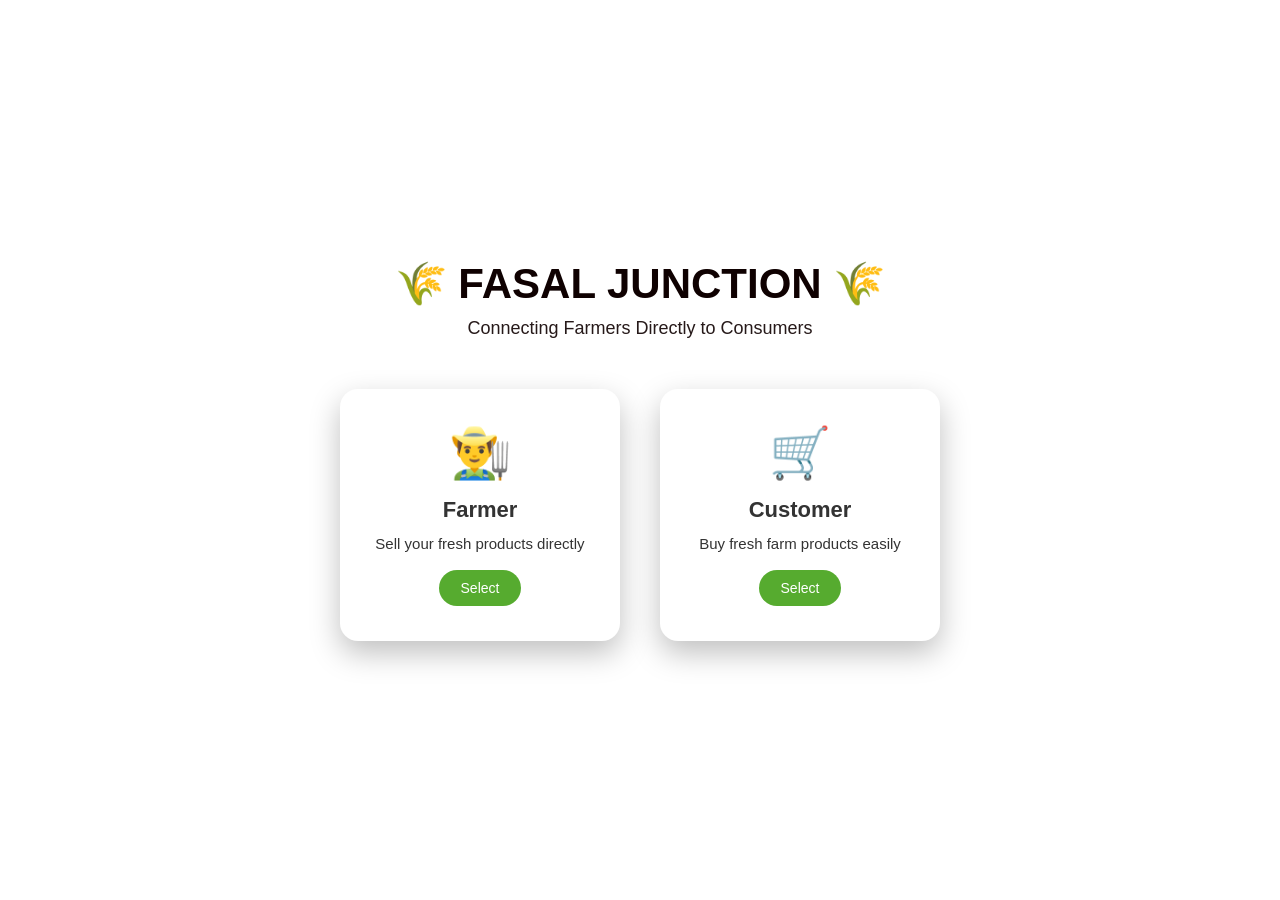
<file: Role select page/index.html>
<!DOCTYPE html>
<html>
<head>
  <title>Fasal Junction</title>
  <link rel="stylesheet" href="style.css">
</head>

<body>

<div class="main">

  <h1>🌾 FASAL JUNCTION 🌾 </h1>
  <p class="subtitle">Connecting Farmers Directly to Consumers</p>

  <div class="container">

    <div class="card" onclick="selectRole('farmer')">
      <div class="icon">👨‍🌾</div>
      <h3>Farmer</h3>
      <p>Sell your fresh products directly</p>
      <button>Select</button>
    </div>

    <div class="card" onclick="selectRole('customer')">
      <div class="icon">🛒</div>
      <h3>Customer</h3>
      <p>Buy fresh farm products easily</p>
      <button>Select</button>
    </div>

  </div>

</div>

<script>
function selectRole(role) {
  localStorage.setItem("role", role);
  window.location.href = "login.html";
}
</script>

</body>
</html>
</file>
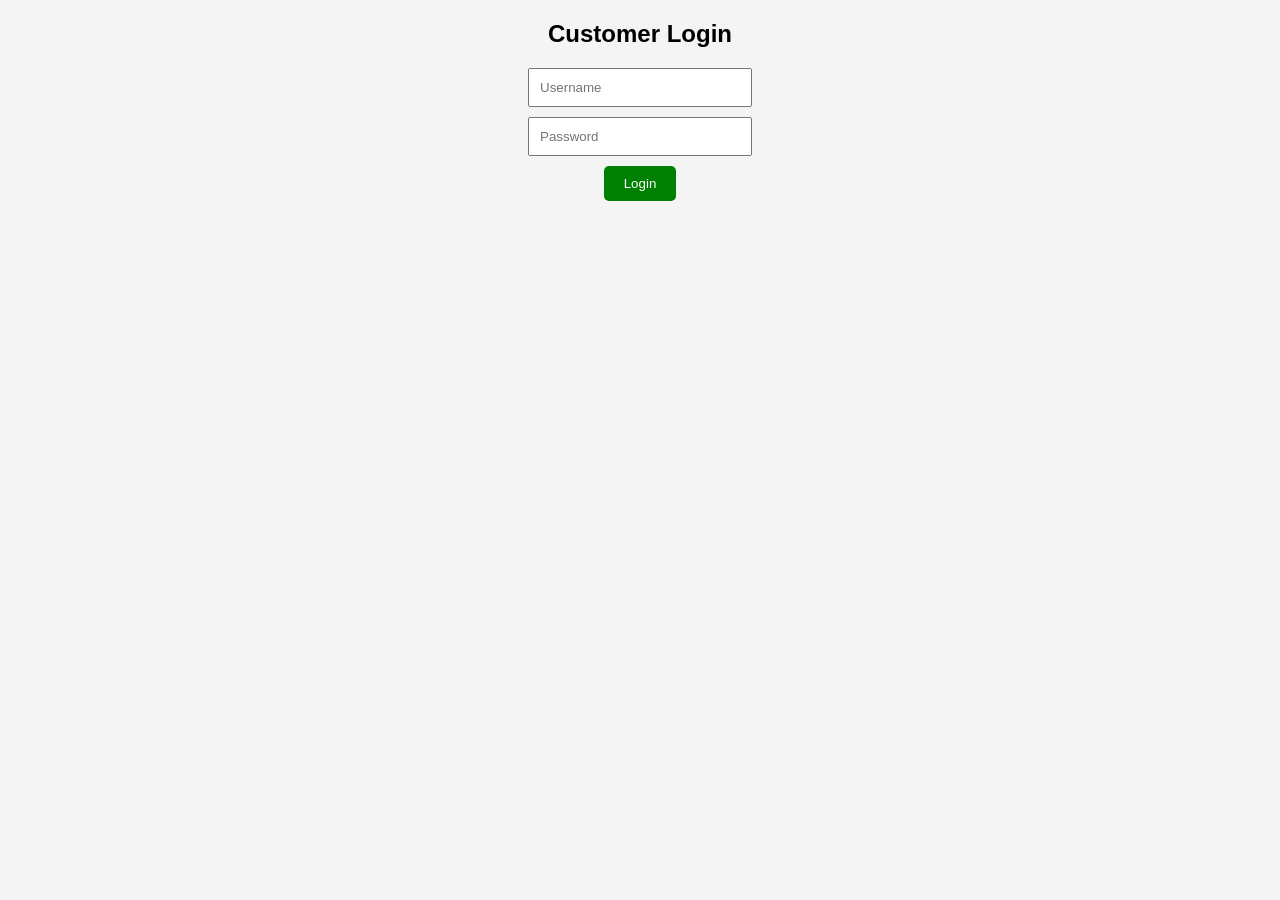
<file: loginpage.html>
<!DOCTYPE html>
<html>
<head>
  <title>Login</title>
  <style>
    body {
      font-family: Arial;
      text-align: center;
      background: #f4f4f4;
    }
    .Login-box {
      margin-top: 100px;
      background: white;
      padding: 30px;
      display: inline-block;
      border-radius: 10px;
      box-shadow: 0 0 10px #ccc;
    }

    input {
      display: block;
      margin: 10px auto;
      padding: 10px;
      width: 200px;
    }

    button {
      padding: 10px 20px;
      background: green;
      color: white;
      border: none;
      border-radius: 5px;
    }
  </style>
</head>

<body>

<div class="login-box">
  <h2 id="roleTitle"></h2>

  <input type="text" placeholder="Username">
  <input type="password" placeholder="Password">

  <button onclick="login()">Login</button>
</div>

<script>
let role = localStorage.getItem("role");

document.getElementById("roleTitle").innerText =
  role === "farmer" ? "Farmer Login" : "Customer Login";

function login() {
  alert("Login Successful as " + role);

  if(role === "farmer") {
    window.location.href = "Farmer/customer.html"; // farmer page
  } else {
    window.location.href = "Home Page/index.html"; // customer page
  }
}
</script>

</body>
</html>
</file>
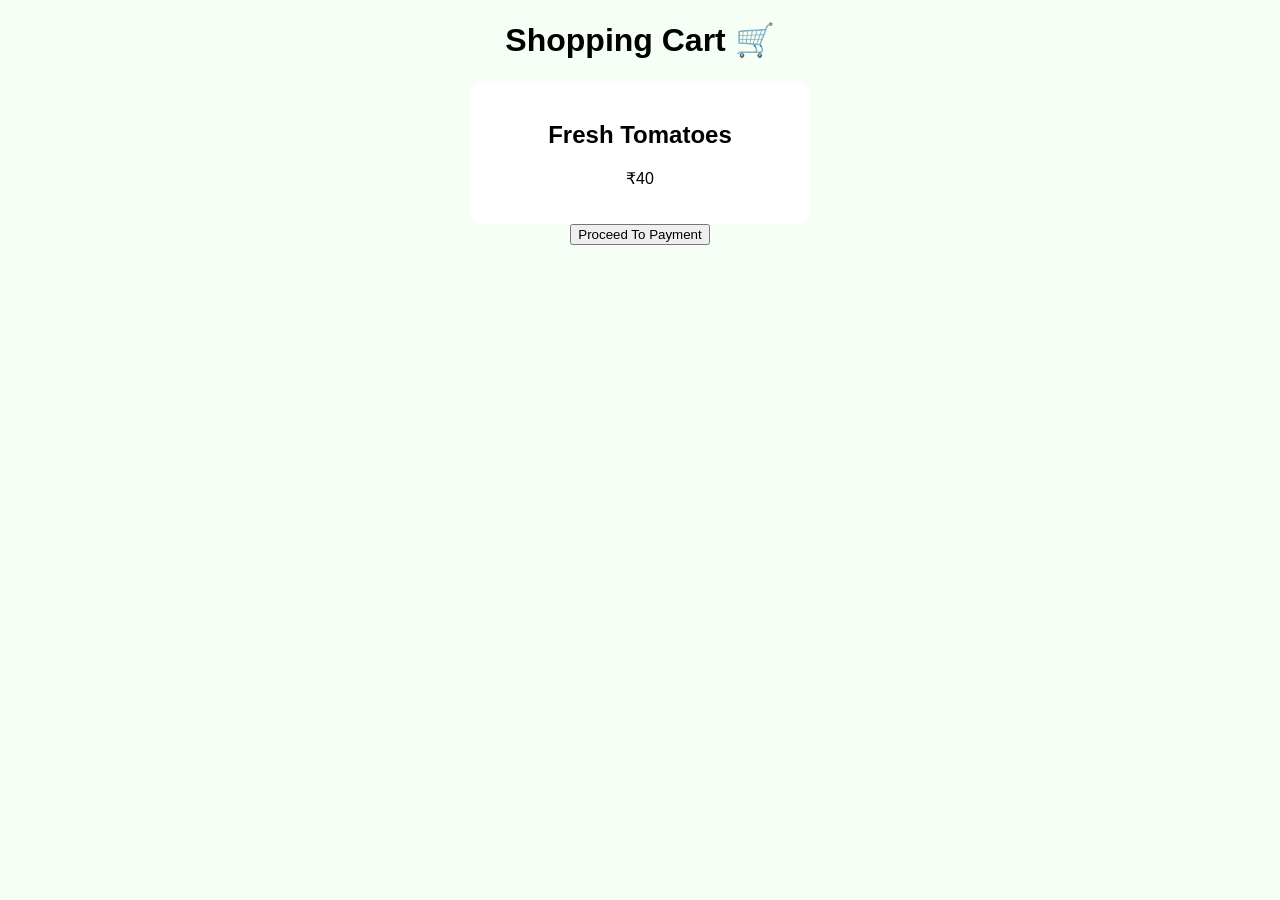
<file: Card page/cart.html>
<!DOCTYPE html>
<html>
<head>
  <title>Cart</title>

  <link rel="stylesheet" href="cart.css">
</head>
<body>

  <h1>Shopping Cart 🛒</h1>

  <div class="cart-item">
    <h2>Fresh Tomatoes</h2>

    <p>₹40</p>
  </div>

  <button onclick="checkout()">
    Proceed To Payment
  </button>

  <script src="cart.js"></script>

</body>
</html>
</file>
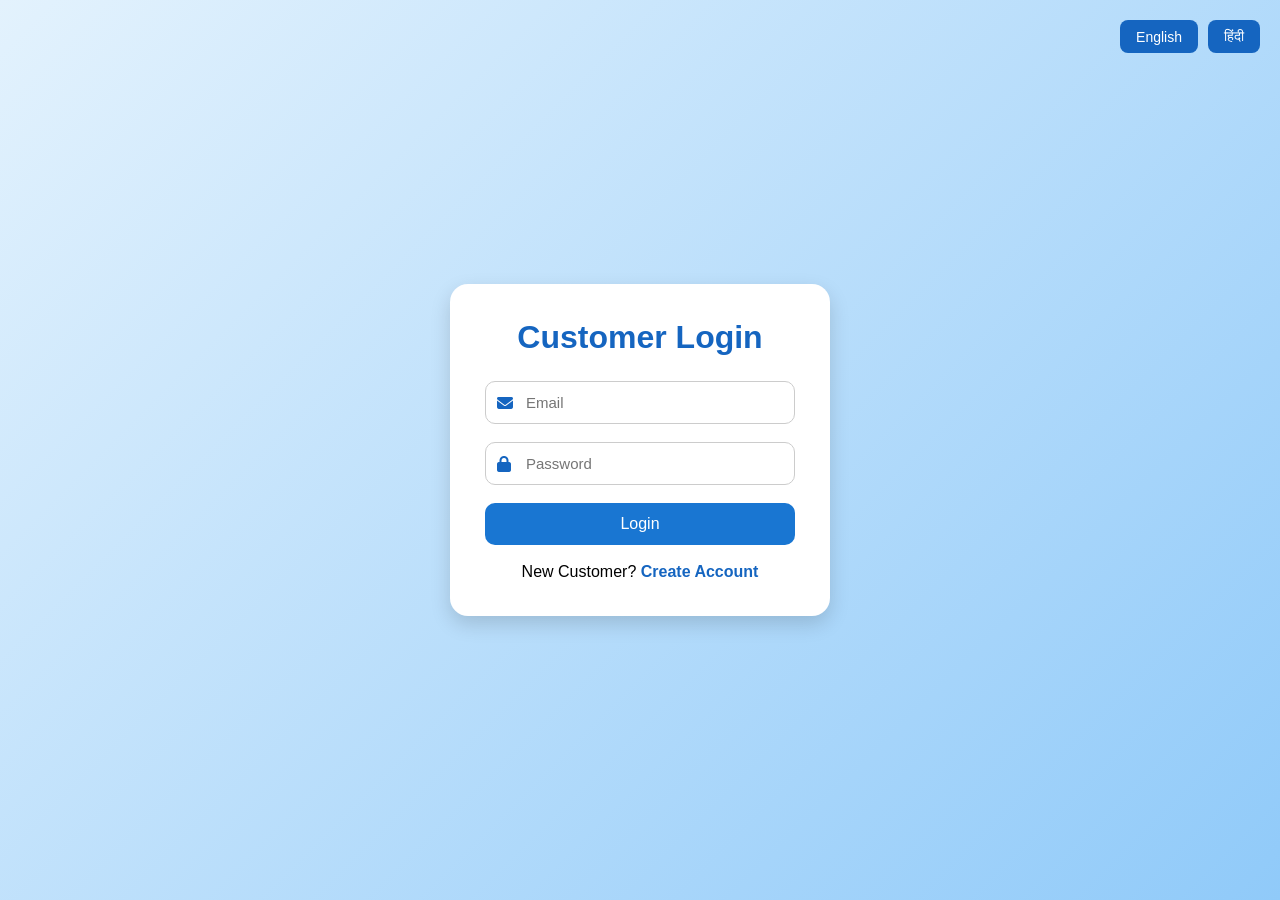
<file: customer login/customer-login.html>
<!DOCTYPE html>
<html lang="en">

<head>
  <meta charset="UTF-8">
  <meta name="viewport" content="width=device-width, initial-scale=1.0">

  <title>Customer Login</title>

  <!-- CSS -->
  <link rel="stylesheet" href="customer-login.css">

  <!-- Icons -->
  <link rel="stylesheet"
    href="https://cdnjs.cloudflare.com/ajax/libs/font-awesome/6.5.1/css/all.min.css">
</head>

<body>

  <!-- Language Toggle -->
  <div class="language-toggle">
    <button onclick="setLanguage('en')">English</button>
    <button onclick="setLanguage('hi')">हिंदी</button>
  </div>

  <div class="container">

    <!-- LOGIN -->
    <div class="box" id="loginBox">

      <h1 id="loginTitle">Customer Login</h1>

      <!-- Email -->
      <div class="input-box">
        <i class="fa-solid fa-envelope"></i>

        <input type="email"
               id="email"
               placeholder="Email">
      </div>

      <!-- Password -->
      <div class="input-box">
        <i class="fa-solid fa-lock"></i>

        <input type="password"
               id="password"
               placeholder="Password">
      </div>

      <button onclick="loginCustomer()"
              id="loginBtn">
        Login
      </button>

      <p id="newCustomerText">
        New Customer?

        <a href="#"
           onclick="showSignup()"
           id="createAccountText">
          Create Account
        </a>
      </p>

    </div>


    <!-- SIGNUP -->
    <div class="box hidden" id="signupBox">

      <h1 id="signupTitle">Customer Signup</h1>

      <!-- Name -->
      <div class="input-box">
        <i class="fa-solid fa-user"></i>

        <input type="text"
               id="name"
               placeholder="Full Name">
      </div>


      <!-- Email + Verify -->

      <div class="input-box">

        <i class="fa-solid fa-envelope"></i>

        <input type="email"
               id="signupEmail"
               placeholder="Email">

        <button class="small-btn"
                onclick="verifyEmail()">
          Verify
        </button>

      </div>


      <!-- Phone + OTP -->
      <div class="input-box">

        <i class="fa-solid fa-phone"></i>

        <input type="tel"
               id="phone"
               placeholder="Mobile Number">

        <button class="small-btn"
                onclick="generateOTP()">
          OTP
        </button>

      </div>


      <!-- OTP Box -->
      <div class="otp-container">

        <input type="text"
               maxlength="6"
               id="otp"
               placeholder="Enter OTP">

      </div>


      <!-- Address -->
      <div class="input-box">
        <i class="fa-solid fa-location-dot"></i>

        <input type="text"
               id="address"
               placeholder="Address">
      </div>


      <!-- Password -->
      <div class="input-box">
        <i class="fa-solid fa-lock"></i>

        <input type="password"
               id="signupPassword"
               placeholder="Create Password">
      </div>


      <!-- Re-enter Password -->
      <div class="input-box">
        <i class="fa-solid fa-lock"></i>

        <input type="password"
               id="reEnterPassword"
               placeholder="Re-Enter Password">
      </div>


      <button onclick="signupCustomer()"
              id="signupBtn">
        Signup
      </button>

      <p id="alreadyAccountText">
        Already have an account?

        <a href="#"
           onclick="hideSignup()">
          Login
        </a>
      </p>

    </div>

  </div>

  <script src="customer-login.js"></script>

</body>

</html>
</file>
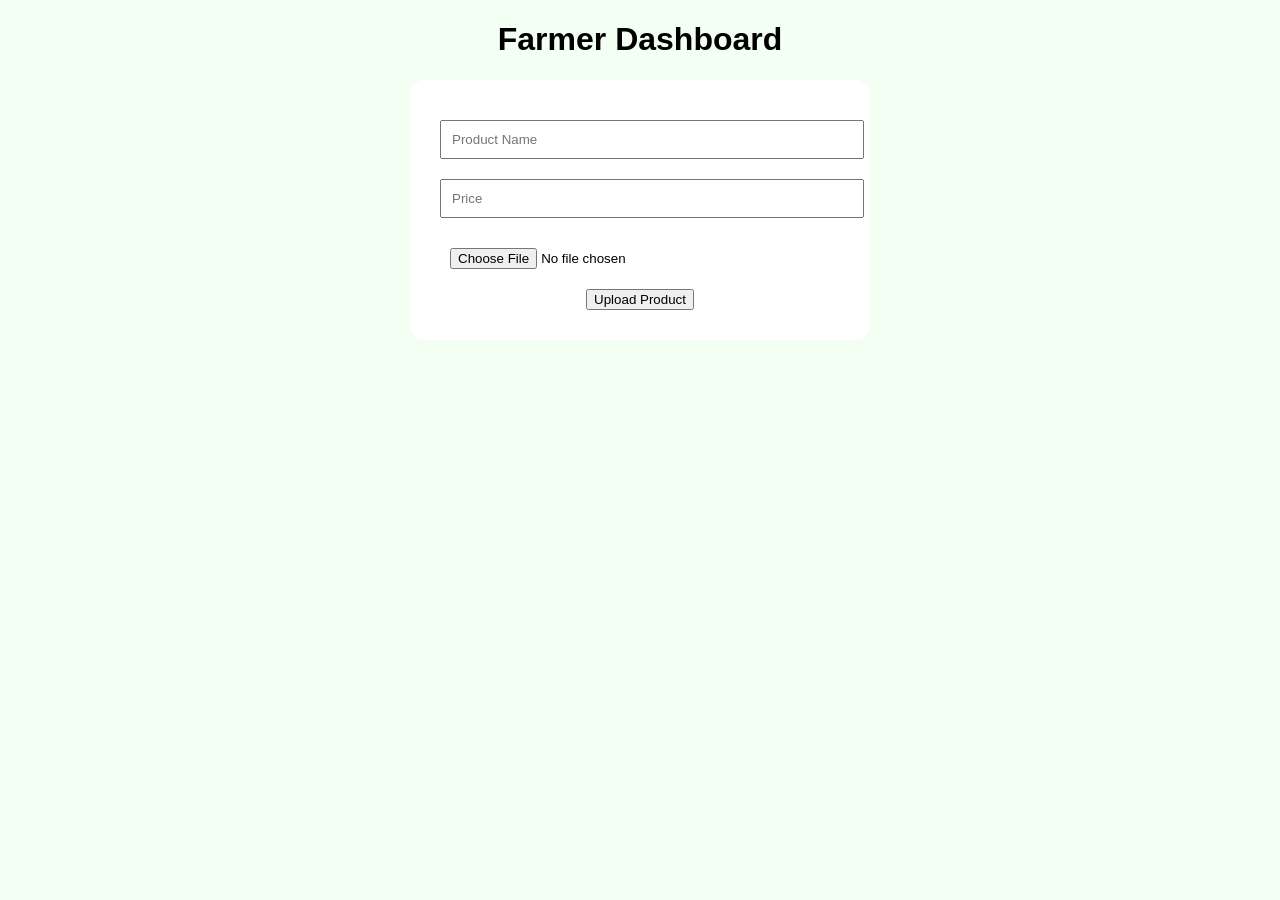
<file: Dashboard/dashboard.html>
<!DOCTYPE html>
<html>
<head>
  <title>Dashboard</title>

  <link rel="stylesheet" href="dashboard.css">
</head>
<body>

  <h1>Farmer Dashboard</h1>

  <div class="form">
    <input type="text" placeholder="Product Name">

    <input type="text" placeholder="Price">

    <input type="file">

    <button onclick="uploadProduct()">
      Upload Product
    </button>
  </div>

  <script src="dashboard.js"></script>

</body>
</html>
</file>
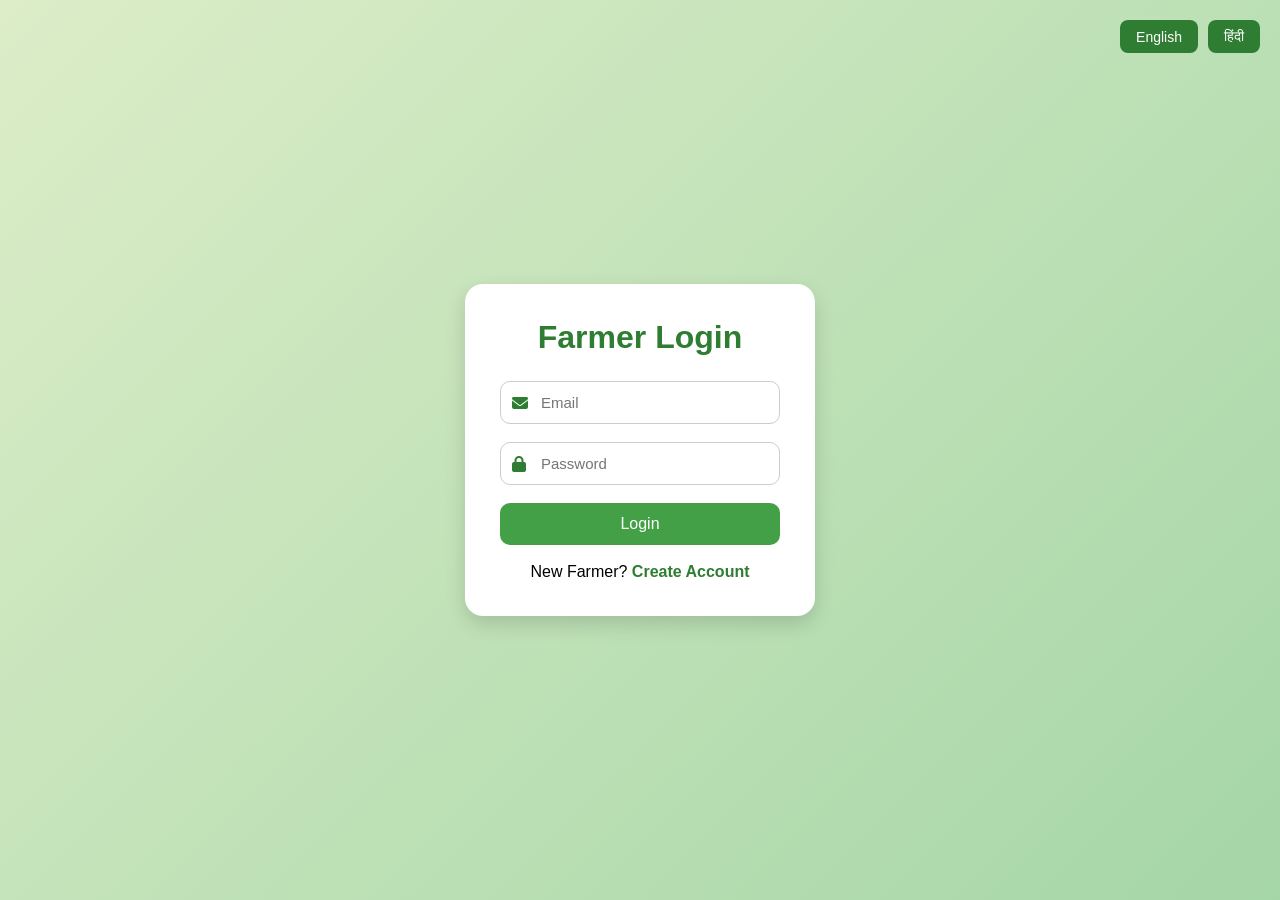
<file: farmer login/farmer-login.html>
<!DOCTYPE html>
<html lang="en">

<head>
  <meta charset="UTF-8">
  <meta name="viewport" content="width=device-width, initial-scale=1.0">

  <title>Farmer Login</title>

  <!-- CSS -->
  <link rel="stylesheet" href="farmer-login.css">

  <!-- Icons -->
  <link rel="stylesheet"
    href="https://cdnjs.cloudflare.com/ajax/libs/font-awesome/6.5.1/css/all.min.css">
</head>

<body>

  <!-- Language Toggle -->
  <div class="language-toggle">
    <button onclick="setLanguage('en')">English</button>
    <button onclick="setLanguage('hi')">हिंदी</button>
  </div>

  <div class="container">

    <!-- LOGIN -->
    <div class="box" id="loginBox">

      <h1 id="loginTitle">Farmer Login</h1>

      <!-- Email -->
      <div class="input-box">
        <i class="fa-solid fa-envelope"></i>

        <input type="email"
               id="email"
               placeholder="Email">
      </div>

      <!-- Password -->
      <div class="input-box">
        <i class="fa-solid fa-lock"></i>

        <input type="password"
               id="password"
               placeholder="Password">
      </div>

      <button onclick="loginFarmer()"
              id="loginBtn">
        Login
      </button>

      <p id="newFarmerText">
        New Farmer?

        <a href="#"
           onclick="showSignup()"
           id="createAccountText">
          Create Account
        </a>
      </p>

    </div>


    <!-- SIGNUP -->
    <div class="box hidden" id="signupBox">

      <h1 id="signupTitle">Farmer Signup</h1>

      <!-- Name -->
      <div class="input-box">
        <i class="fa-solid fa-user"></i>

        <input type="text"
               id="name"
               placeholder="Full Name">
      </div>


      <!-- Email + Verify -->
      <div class="input-box">

        <i class="fa-solid fa-envelope"></i>

        <input type="email"
               id="signupEmail"
               placeholder="Email">

        <button class="small-btn"
                onclick="verifyEmail()">
          Verify
        </button>

      </div>


      <!-- Phone + OTP -->
      <div class="input-box">

        <i class="fa-solid fa-phone"></i>

        <input type="tel"
               id="phone"
               placeholder="Mobile Number">

        <button class="small-btn"
                onclick="generateOTP()">
          OTP
        </button>

      </div>


      <!-- Small OTP Box -->
      <div class="otp-container">

        <input type="text"
               maxlength="6"
               id="otp"
               placeholder="Enter OTP">

      </div>


      <!-- Password -->
      <div class="input-box">
        <i class="fa-solid fa-lock"></i>

        <input type="password"
               id="signupPassword"
               placeholder="Create Password">
      </div>


      <!-- Re-enter Password -->
      <div class="input-box">
        <i class="fa-solid fa-lock"></i>

        <input type="password"
               id="reEnterPassword"
               placeholder="Re-Enter Password">
      </div>


      <button onclick="signupFarmer()"
              id="signupBtn">
        Signup
      </button>

      <p id="alreadyAccountText">
        Already have an account?

        <a href="#"
           onclick="hideSignup()">
          Login
        </a>
      </p>

    </div>

  </div>

  <script src="farmer-login.js"></script>

</body>

</html>
</file>
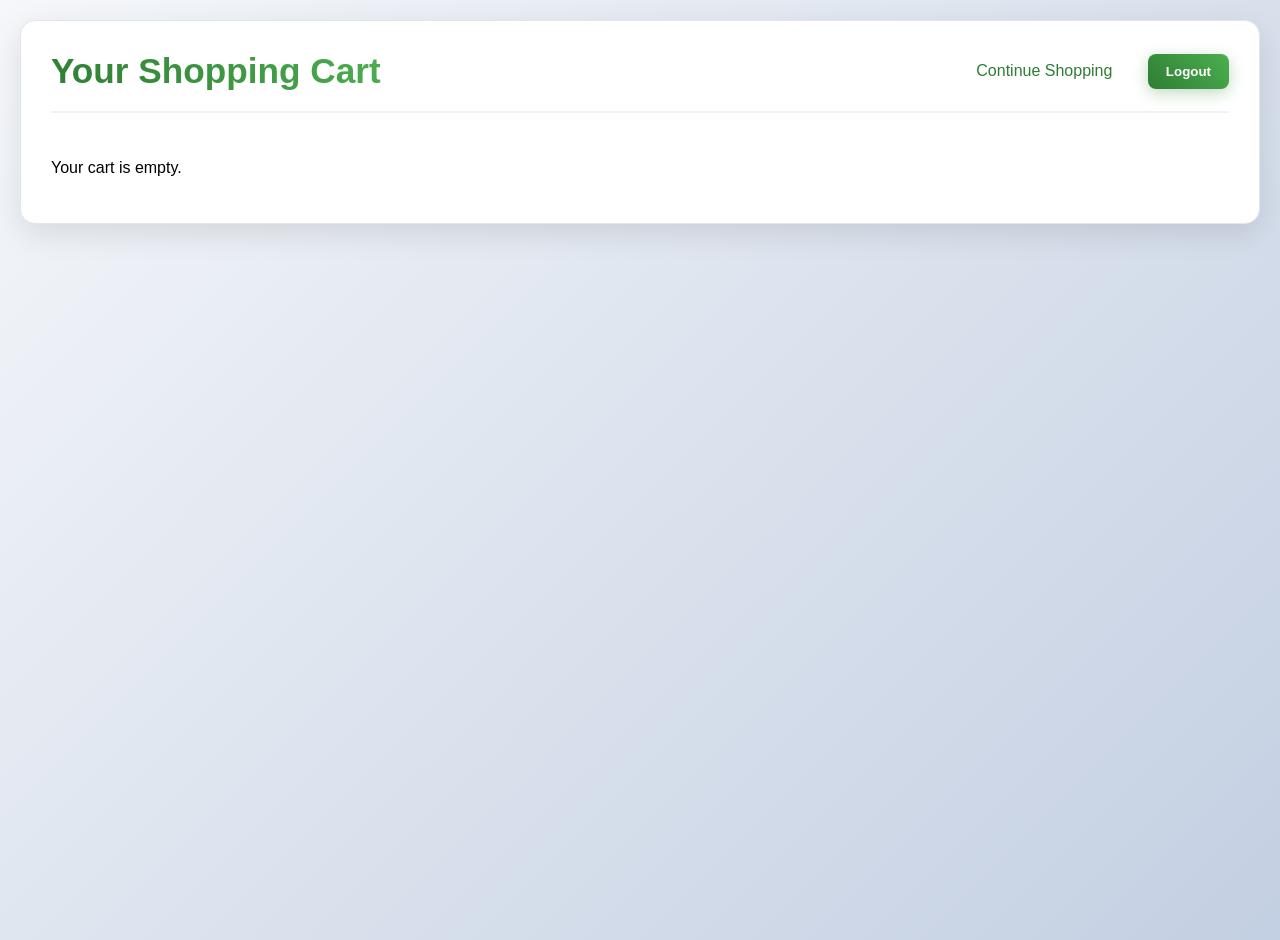
<file: HOME/CUSTOMER/cart.html>
<!DOCTYPE html>
<html lang="en">
<head>
  <meta charset="UTF-8">
  <meta name="viewport" content="width=device-width, initial-scale=1.0">
  <title>Shopping Cart</title>
  <link rel="stylesheet" href="customer-dashboard.css">
</head>
<body>
  <div class="dash-container">
    <header>
      <h1>Your Shopping Cart</h1>
      <div class="actions">
        <a href="customer-dashboard.html">Continue Shopping</a>
        <button id="logoutBtn">Logout</button>
      </div>
    </header>

    <main>
      <section class="cart">
        <div id="cartItems"></div>
        <div id="cartSummary" class="cart-summary">
          <h3>Order Summary</h3>
          <p>Total Items: <span id="totalItems">0</span></p>
          <p>Total Amount: ₹<span id="totalAmount">0</span></p>
          <button id="checkoutBtn" class="checkout-btn">Proceed to Payment</button>
        </div>
      </section>

      <section id="paymentSection" class="payment hidden">
        <h3>Payment Details</h3>
        <p>Please pay the total amount using UPI to the following ID:</p>
        <div class="upi-details">
          <p><strong>UPI ID:</strong> farmerconnect@upi</p>
          <p><strong>Amount:</strong> ₹<span id="paymentAmount">0</span></p>
          <p>After payment, contact the farmers directly for delivery arrangements.</p>
        </div>
        <div class="farmer-contacts">
          <h4>Contact Farmers:</h4>
          <div id="farmerList"></div>
        </div>
        <button id="confirmOrderBtn">Confirm Order</button>
      </section>
    </main>
  </div>

<script>
  function getCart() {
    return JSON.parse(localStorage.getItem('cart') || '[]');
  }

  function saveCart(cart) {
    localStorage.setItem('cart', JSON.stringify(cart));
    renderCart();
  }

  function renderCart() {
    const cart = getCart();
    const cartItems = document.getElementById('cartItems');
    cartItems.innerHTML = '';

    if (cart.length === 0) {
      cartItems.innerHTML = '<p>Your cart is empty.</p>';
      document.getElementById('cartSummary').style.display = 'none';
      return;
    }

    document.getElementById('cartSummary').style.display = 'block';

    let totalItems = 0;
    let totalAmount = 0;

    cart.forEach((item, index) => {
      totalItems += item.quantity;
      totalAmount += item.price * item.quantity;

      const itemDiv = document.createElement('div');
      itemDiv.className = 'cart-item';
      itemDiv.innerHTML = `
        <img src="${item.image || 'https://via.placeholder.com/100x75?text=No+Image'}" alt="${item.name}">
        <div class="item-details">
          <h4>${item.name}</h4>
          <p>Farmer: ${item.farmer}</p>
          <p>Price: ₹${item.price} / kg</p>
          <div class="quantity-controls">
            <button class="qty-btn" data-index="${index}" data-action="decrease">-</button>
            <span>${item.quantity}</span>
            <button class="qty-btn" data-index="${index}" data-action="increase">+</button>
          </div>
        </div>
        <div class="item-total">₹${item.price * item.quantity}</div>
        <button class="remove-btn" data-index="${index}">Remove</button>
      `;
      cartItems.appendChild(itemDiv);
    });

    document.getElementById('totalItems').innerText = totalItems;
    document.getElementById('totalAmount').innerText = totalAmount;

    // Add event listeners
    document.querySelectorAll('.qty-btn').forEach(btn => {
      btn.addEventListener('click', (e) => {
        const index = parseInt(e.target.dataset.index);
        const action = e.target.dataset.action;
        updateQuantity(index, action);
      });
    });

    document.querySelectorAll('.remove-btn').forEach(btn => {
      btn.addEventListener('click', (e) => {
        const index = parseInt(e.target.dataset.index);
        removeFromCart(index);
      });
    });
  }

  function updateQuantity(index, action) {
    const cart = getCart();
    if (action === 'increase') {
      cart[index].quantity += 1;
    } else if (action === 'decrease' && cart[index].quantity > 1) {
      cart[index].quantity -= 1;
    }
    saveCart(cart);
  }

  function removeFromCart(index) {
    const cart = getCart();
    cart.splice(index, 1);
    saveCart(cart);
  }

  function showPayment() {
    const cart = getCart();
    if (cart.length === 0) {
      alert('Your cart is empty!');
      return;
    }

    const totalAmount = cart.reduce((sum, item) => sum + item.price * item.quantity, 0);
    document.getElementById('paymentAmount').innerText = totalAmount;

    // Show farmer contacts
    const farmers = [...new Set(cart.map(item => item.farmer))];
    const farmerList = document.getElementById('farmerList');
    farmerList.innerHTML = '';
    farmers.forEach(farmer => {
      const p = document.createElement('p');
      p.innerText = `${farmer}: Contact via app or phone`;
      farmerList.appendChild(p);
    });

    document.getElementById('paymentSection').classList.remove('hidden');
    document.getElementById('cartSummary').style.display = 'none';
  }

  function confirmOrder() {
    alert('Order confirmed! Please contact the farmers for delivery.');
    localStorage.removeItem('cart');
    window.location.href = 'customer-dashboard.html';
  }

  // Event listeners
  document.getElementById('checkoutBtn').addEventListener('click', showPayment);
  document.getElementById('confirmOrderBtn').addEventListener('click', confirmOrder);

  document.getElementById('logoutBtn').addEventListener('click', async () => {
    const API_BASE = 'http://localhost:5000/api';
    try {
      if (window.fetchWithAuth) await fetchWithAuth(API_BASE + '/auth/logout', { method: 'POST' });
      else await fetch(API_BASE + '/auth/logout', { method: 'POST', credentials: 'include' });
    } catch (e) { /* ignore */ }
    localStorage.removeItem('currentUser');
    localStorage.removeItem('cart');
    window.location.href = 'customer login/customer-login.html';
  });

  // Init
  renderCart();
</script>
<script src="../shared/authFetch.js"></script>
</body>
</html>
</file>
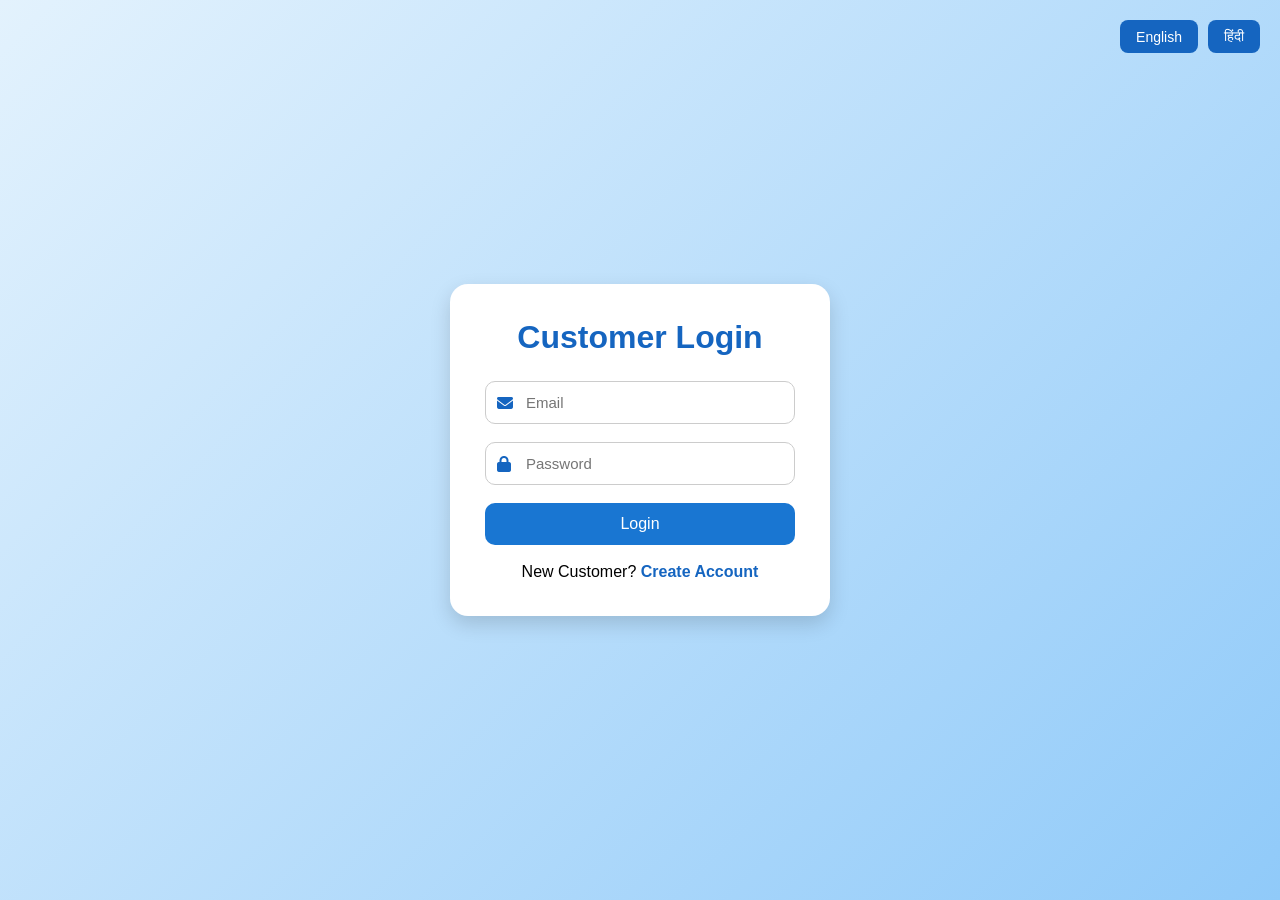
<file: HOME/CUSTOMER/customer-dashboard.html>
<!DOCTYPE html>
<html lang="en">
<head>
  <meta charset="UTF-8">
  <meta name="viewport" content="width=device-width, initial-scale=1.0">
  <title>Customer Dashboard</title>
  <link rel="stylesheet" href="customer-dashboard.css">
</head>
<body>
  <div class="dash-container">
    <header>
      <h1 id="welcome">Welcome, Customer</h1>
      <div class="actions">
        <a href="../Home Page/index.html">Home</a>
        <button id="logoutBtn">Logout</button>
      </div>
    </header>

    <main>
      <section class="summary">
        <h2>Fresh from Farmers</h2>
        <p>Discover and buy fresh produce directly from local farmers.</p>
        <div class="cart-link">
          <a href="cart.html">View Cart (<span id="cartCount">0</span>)</a>
        </div>
      </section>

      <section class="filters">
        <input type="text" id="searchInput" placeholder="Search products...">
        <select id="categoryFilter">
          <option value="">All Categories</option>
        </select>
        <select id="locationFilter">
          <option value="">All Locations</option>
        </select>
        <input type="number" id="minPrice" placeholder="Min Price">
        <input type="number" id="maxPrice" placeholder="Max Price">
        <button id="applyFilters">Apply Filters</button>
      </section>

      <section class="products">
        <div id="productsList" class="products-grid">
          <!-- Products will be loaded here -->
        </div>
      </section>
    </main>
  </div>

<script>
  async function init() {
    const API_BASE = 'http://localhost:5000/api';
    
    // Check localStorage first
    const current = JSON.parse(localStorage.getItem('currentUser') || 'null');
    if (!current || current.role !== 'customer') {
      window.location.href = 'customer login/customer-login.html';
      return;
    }
    
    document.getElementById('welcome').innerText = `Welcome, ${current.name}`;
    
    // Try to refresh profile from server
    try {
      const meRes = (window.fetchWithAuth)
        ? await fetchWithAuth(API_BASE + '/user/me')
        : await fetch(API_BASE + '/user/me', { credentials: 'include' });
      if (meRes && meRes.ok) {
        const data = await meRes.json();
        const u = data.user;
        if (u.role !== 'customer') {
          // User role mismatch
          localStorage.removeItem('currentUser');
          window.location.href = 'customer login/customer-login.html';
          return;
        }
        localStorage.setItem('currentUser', JSON.stringify({ id: u._id || u.id, name: u.name, email: u.email, role: u.role }));
        document.getElementById('welcome').innerText = `Welcome, ${u.name}`;
      }
    } catch (e) {
      console.warn('Failed to refresh profile:', e);
      // Keep using localStorage data
    }
  }

  // Cart functions
  function getCart() {
    return JSON.parse(localStorage.getItem('cart') || '[]');
  }
  function saveCart(cart) {
    localStorage.setItem('cart', JSON.stringify(cart));
    updateCartCount();
  }
  function updateCartCount() {
    const cart = getCart();
    document.getElementById('cartCount').innerText = cart.length;
  }

  // Load products
  async function loadProducts(filters = {}) {
    const API_BASE = 'http://localhost:5000/api';
    const query = new URLSearchParams(filters).toString();
    try {
      const res = await fetch(`${API_BASE}/products?${query}`);
      if (res.ok) {
        const data = await res.json();
        renderProducts(data.products);
        populateFilters(data.products);
      } else {
        renderProducts([]);
      }
    } catch (e) {
      console.error('Failed to load products:', e);
      renderProducts([]);
    }
  }

  function renderProducts(products) {
    const list = document.getElementById('productsList');
    list.innerHTML = '';
    if (products.length === 0) {
      list.innerHTML = '<p>No products found.</p>';
      return;
    }
    products.forEach(p => {
      const card = document.createElement('div');
      card.className = 'product-card';
      card.innerHTML = `
        <img src="${p.image || 'https://via.placeholder.com/200x150?text=No+Image'}" alt="${p.name}">
        <h3>${p.name}</h3>
        <p class="price">₹${p.price} / kg</p>
        <p class="quantity">Available: ${p.quantity} kg</p>
        <p class="farmer">By: ${p.ownerId?.name || 'Unknown Farmer'}</p>
        ${p.category ? `<p class="category">${p.category}</p>` : ''}
        ${p.location ? `<p class="location">${p.location}</p>` : ''}
        <p class="notes">${p.notes || ''}</p>
        <button class="add-to-cart" data-id="${p._id || p.id}">Add to Cart</button>
      `;
      list.appendChild(card);
    });

    // Add event listeners
    document.querySelectorAll('.add-to-cart').forEach(btn => {
      btn.addEventListener('click', (e) => {
        const productId = e.target.dataset.id;
        const product = products.find(p => (p._id || p.id) === productId);
        if (product) addToCart(product);
      });
    });
  }

  function populateFilters(products) {
    const categories = [...new Set(products.map(p => p.category).filter(Boolean))];
    const locations = [...new Set(products.map(p => p.location).filter(Boolean))];

    const catFilter = document.getElementById('categoryFilter');
    catFilter.innerHTML = '<option value="">All Categories</option>';
    categories.forEach(cat => {
      catFilter.innerHTML += `<option value="${cat}">${cat}</option>`;
    });

    const locFilter = document.getElementById('locationFilter');
    locFilter.innerHTML = '<option value="">All Locations</option>';
    locations.forEach(loc => {
      locFilter.innerHTML += `<option value="${loc}">${loc}</option>`;
    });
  }

  function addToCart(product) {
    const cart = getCart();
    const existing = cart.find(item => item.productId === (product._id || product.id));
    if (existing) {
      existing.quantity += 1;
    } else {
      cart.push({
        productId: product._id || product.id,
        name: product.name,
        price: product.price,
        image: product.image,
        farmer: product.ownerId?.name || 'Unknown',
        quantity: 1
      });
    }
    saveCart(cart);
    alert('Added to cart!');
  }

  // Event listeners
  document.getElementById('applyFilters').addEventListener('click', () => {
    const filters = {
      q: document.getElementById('searchInput').value,
      category: document.getElementById('categoryFilter').value,
      location: document.getElementById('locationFilter').value,
      minPrice: document.getElementById('minPrice').value,
      maxPrice: document.getElementById('maxPrice').value
    };
    loadProducts(filters);
  });

  document.getElementById('logoutBtn').addEventListener('click', async () => {
    const API_BASE = 'http://localhost:5000/api';
    try {
      if (window.fetchWithAuth) await fetchWithAuth(API_BASE + '/auth/logout', { method: 'POST' });
      else await fetch(API_BASE + '/auth/logout', { method: 'POST', credentials: 'include' });
    } catch (e) { /* ignore */ }
    localStorage.removeItem('currentUser');
    localStorage.removeItem('cart');
    window.location.href = 'customer login/customer-login.html';
  });

  // Init
  init();
  updateCartCount();
  loadProducts();
</script>
</body>
</html>
</file>
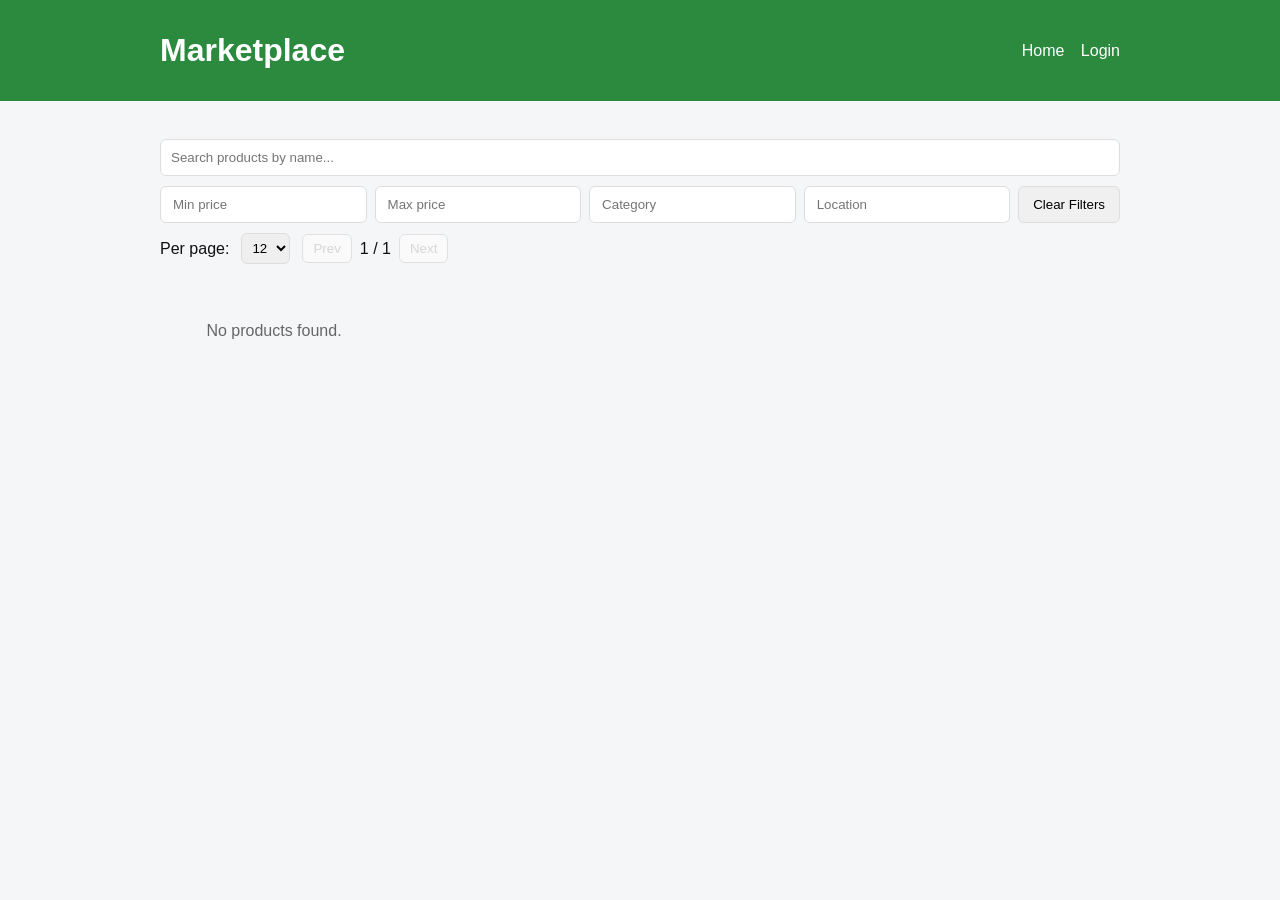
<file: HOME/CUSTOMER/products.html>
<!doctype html>
<html lang="en">
<head>
  <meta charset="utf-8">
  <meta name="viewport" content="width=device-width,initial-scale=1">
  <title>Products - Marketplace</title>
  <link rel="stylesheet" href="products.css">
</head>
<body>
  <header class="site-header">
    <div class="wrap">
      <h1>Marketplace</h1>
      <nav>
        <a href="../Home Page/index.html">Home</a>
        <a href="customer login/customer-login.html">Login</a>
      </nav>
    </div>
  </header>

  <main class="wrap">
    <section class="controls">
      <input id="searchInput" type="search" placeholder="Search products by name..." />
      <div class="filters">
        <input id="minPrice" type="number" placeholder="Min price" min="0" step="0.01" />
        <input id="maxPrice" type="number" placeholder="Max price" min="0" step="0.01" />
        <input id="categoryFilter" type="text" placeholder="Category" />
        <input id="locationFilter" type="text" placeholder="Location" />
        <button id="clearFilters">Clear Filters</button>
      </div>
      <div class="pagination-controls">
        <label for="pageSize">Per page:</label>
        <select id="pageSize">
          <option value="6">6</option>
          <option value="12" selected>12</option>
          <option value="24">24</option>
        </select>
        <div id="pager" class="pager">
          <button id="prevPage">Prev</button>
          <span id="pageInfo">1 / 1</span>
          <button id="nextPage">Next</button>
        </div>
      </div>
    </section>

    <section id="productsGrid" class="grid" aria-live="polite"></section>
  </main>

  <script src="products.js"></script>
</body>
</html>
</file>
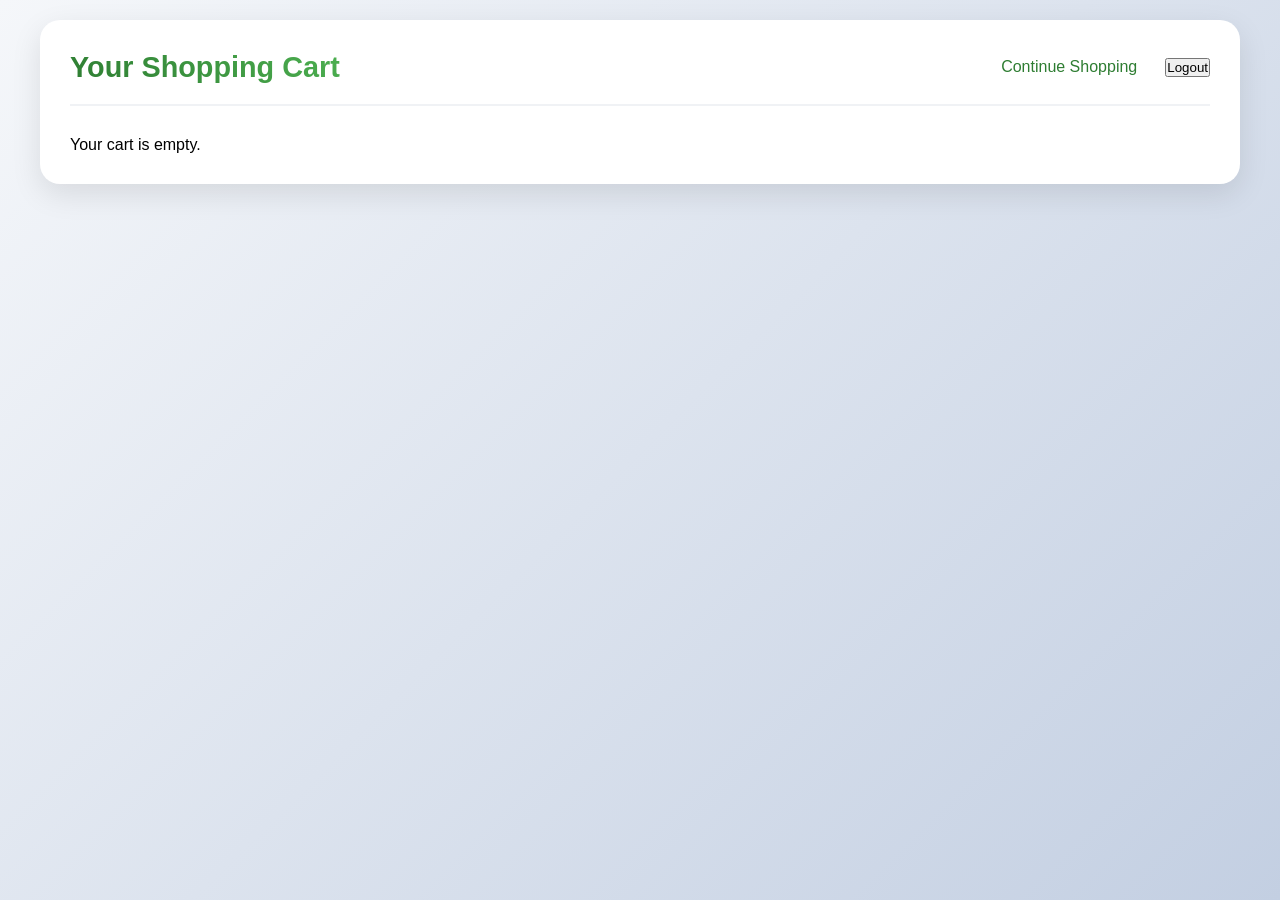
<file: HOME/FARMER/CUSTOMER/cart.html>
<!DOCTYPE html>
<html lang="en">
<head>
  <meta charset="UTF-8">
  <meta name="viewport" content="width=device-width, initial-scale=1.0">
  <title>Shopping Cart</title>
  <link rel="stylesheet" href="customer-dashboard.css">
  <style>
    /* Missing CSS variables - defined here */
    :root {
      --primary: #2e7d32;
      --primary-light: #4caf50;
      --secondary-dark: #e65100;
      --danger: #c62828;
      --card-shadow: 0 4px 15px rgba(0, 0, 0, 0.08);
      --hover-shadow: 0 8px 25px rgba(0, 0, 0, 0.15);
      --transition: all 0.3s cubic-bezier(0.4, 0, 0.2, 1);
    }
    /* Ensure cart-item styles use these variables */
    .cart-item {
      display: flex;
      align-items: center;
      gap: 20px;
      padding: 20px;
      border-radius: 16px;
      background: white;
      box-shadow: var(--card-shadow);
      margin-bottom: 15px;
      transition: var(--transition);
    }
    .cart-item:hover {
      transform: translateX(5px);
      box-shadow: var(--hover-shadow);
    }
    .cart-item img {
      width: 100px;
      height: 75px;
      object-fit: cover;
      border-radius: 10px;
    }
    .item-details {
      flex: 1;
    }
    .item-details h4 {
      color: var(--primary);
      margin-bottom: 5px;
    }
    .quantity-controls {
      display: flex;
      align-items: center;
      gap: 12px;
      margin-top: 10px;
    }
    .qty-btn {
      width: 32px;
      height: 32px;
      border-radius: 50%;
      border: none;
      background: #e0e0e0;
      font-weight: bold;
      cursor: pointer;
      transition: var(--transition);
    }
    .qty-btn:hover {
      background: var(--primary);
      color: white;
      transform: scale(1.05);
    }
    .item-total {
      font-weight: bold;
      font-size: 1.2rem;
      color: var(--secondary-dark);
      min-width: 80px;
      text-align: right;
    }
    .remove-btn {
      background: var(--danger);
      color: white;
      border: none;
      padding: 8px 16px;
      border-radius: 8px;
      cursor: pointer;
      transition: var(--transition);
    }
    .remove-btn:hover {
      background: #b71c1c;
      transform: scale(1.02);
    }
    .cart-summary {
      background: linear-gradient(135deg, #e8f5e8, #f1f8e9);
      padding: 25px;
      border-radius: 16px;
      text-align: center;
      margin-top: 20px;
    }
    .checkout-btn {
      background: linear-gradient(45deg, var(--primary), var(--primary-light));
      color: white;
      border: none;
      padding: 15px 30px;
      border-radius: 10px;
      font-size: 1.1rem;
      font-weight: 600;
      cursor: pointer;
      margin-top: 20px;
      transition: var(--transition);
    }
    .checkout-btn:hover {
      transform: translateY(-3px);
      box-shadow: 0 8px 25px rgba(46, 125, 50, 0.3);
    }
    .payment {
      background: linear-gradient(135deg, #fff3e0, #ffe0b2);
      padding: 25px;
      border-radius: 16px;
      margin-top: 20px;
    }
    .upi-details {
      background: white;
      padding: 20px;
      border-radius: 12px;
      margin: 15px 0;
    }
    .farmer-contacts {
      margin: 20px 0;
      padding: 15px;
      background: white;
      border-radius: 12px;
    }
    .hidden {
      display: none;
    }
    @media (max-width: 768px) {
      .cart-item {
        flex-direction: column;
        text-align: center;
      }
      .item-total {
        text-align: center;
      }
      .quantity-controls {
        justify-content: center;
      }
    }
  </style>
</head>
<body>
  <div class="dash-container">
    <header>
      <h1>Your Shopping Cart</h1>
      <div class="actions">
        <a href="customer-dashboard.html">Continue Shopping</a>
        <button id="logoutBtn">Logout</button>
      </div>
    </header>

    <main>
      <section class="cart">
        <div id="cartItems"></div>
        <div id="cartSummary" class="cart-summary">
          <h3>Order Summary</h3>
          <p>Total Items: <span id="totalItems">0</span></p>
          <p>Total Amount: ₹<span id="totalAmount">0</span></p>
          <button id="checkoutBtn" class="checkout-btn">Proceed to Payment</button>
        </div>
      </section>

      <section id="paymentSection" class="payment hidden">
        <h3>Payment Details</h3>
        <p>Please pay the total amount using UPI to the following ID:</p>
        <div class="upi-details">
          <p><strong>UPI ID:</strong> farmerconnect@upi</p>
          <p><strong>Amount:</strong> ₹<span id="paymentAmount">0</span></p>
          <p>After payment, contact the farmers directly for delivery arrangements.</p>
        </div>
        <div class="farmer-contacts">
          <h4>Contact Farmers:</h4>
          <div id="farmerList"></div>
        </div>
        <button id="confirmOrderBtn">Confirm Order</button>
      </section>
    </main>
  </div>

<script src="../../shared/apiOrigin.js"></script>
<script src="../../shared/authFetch.js"></script>
<script>
  const API_BASE = (window.F2C_API_ORIGIN || 'http://localhost:5000') + '/api';

  // Helper function to safely extract numeric price from any format (handles ₹, commas, units)
  function getNumericPrice(priceValue) {
    if (priceValue === undefined || priceValue === null) return 0;
    if (typeof priceValue === 'number' && !isNaN(priceValue)) return priceValue;
    try {
      const str = typeof priceValue === 'string' ? priceValue : String(priceValue);
      // Remove everything except digits, dot and minus (so '₹1,234.50/kg' -> '1234.50')
      const cleaned = str.replace(/[^\d.\-]/g, '');
      const n = parseFloat(cleaned);
      return isNaN(n) ? 0 : n;
    } catch (e) {
      return 0;
    }
  }

  function cartLineImageUrl(src) {
    return (typeof F2C_resolveUploadUrl === 'function')
      ? F2C_resolveUploadUrl(src, 'https://via.placeholder.com/100x75?text=No+Image')
      : (src || 'https://via.placeholder.com/100x75?text=No+Image');
  }

  function getCart() {
    return JSON.parse(localStorage.getItem('cart') || '[]');
  }

  function saveCart(cart) {
    localStorage.setItem('cart', JSON.stringify(cart));
    renderCart();
  }

  function renderCart() {
    const cart = getCart();
    const cartItems = document.getElementById('cartItems');
    cartItems.innerHTML = '';

    if (cart.length === 0) {
      cartItems.innerHTML = '<p>Your cart is empty.</p>';
      document.getElementById('cartSummary').style.display = 'none';
      return;
    }

    document.getElementById('cartSummary').style.display = 'block';

    let totalItems = 0;
    let totalAmount = 0;

    cart.forEach((item, index) => {
      const quantity = item.quantity || 1;
      const price = getNumericPrice(item.price);
      const itemTotal = price * quantity;
      totalItems += quantity;
      totalAmount += itemTotal;

      const itemDiv = document.createElement('div');
      itemDiv.className = 'cart-item';
      itemDiv.innerHTML = `
        <img src="${cartLineImageUrl(item.image)}" alt="${item.name}">
        <div class="item-details">
          <h4>${escapeHtml(item.name)}</h4>
          <p>Farmer: ${escapeHtml(item.farmer)}</p>
          ${item.farmerPhone ? `<p class="call-farmer">Call: <a href="tel:${String(item.farmerPhone).replace(/\D/g, '')}">${item.farmerPhone}</a></p>` : ''}
          <p>Price: ₹${price.toFixed(2)} / kg</p>
          <div class="quantity-controls">
            <button class="qty-btn" data-index="${index}" data-action="decrease">-</button>
            <span>${quantity}</span>
            <button class="qty-btn" data-index="${index}" data-action="increase">+</button>
          </div>
        </div>
        <div class="item-total">₹${itemTotal.toFixed(2)}</div>
        <button class="remove-btn" data-index="${index}">Remove</button>
      `;
      cartItems.appendChild(itemDiv);
    });

    document.getElementById('totalItems').innerText = totalItems;
    document.getElementById('totalAmount').innerText = totalAmount.toFixed(2);

    // Add event listeners
    document.querySelectorAll('.qty-btn').forEach(btn => {
      btn.addEventListener('click', (e) => {
        const index = parseInt(e.currentTarget.dataset.index);
        const action = e.currentTarget.dataset.action;
        updateQuantity(index, action);
      });
    });

    document.querySelectorAll('.remove-btn').forEach(btn => {
      btn.addEventListener('click', (e) => {
        const index = parseInt(e.currentTarget.dataset.index);
        removeFromCart(index);
      });
    });
  }

  function escapeHtml(str) {
    if (!str) return '';
    return String(str).replace(/[&<>]/g, function(m) {
      if (m === '&') return '&amp;';
      if (m === '<') return '&lt;';
      if (m === '>') return '&gt;';
      return m;
    });
  }

  function updateQuantity(index, action) {
    const cart = getCart();
    if (action === 'increase') {
      cart[index].quantity = (cart[index].quantity || 1) + 1;
    } else if (action === 'decrease' && (cart[index].quantity || 1) > 1) {
      cart[index].quantity = (cart[index].quantity || 1) - 1;
    }
    saveCart(cart);
  }

  function removeFromCart(index) {
    const cart = getCart();
    cart.splice(index, 1);
    saveCart(cart);
  }

  function showPayment() {
    const cart = getCart();
    if (cart.length === 0) {
      alert('Your cart is empty!');
      return;
    }

    const totalAmount = cart.reduce((sum, item) => sum + (getNumericPrice(item.price) * (item.quantity || 1)), 0);
    document.getElementById('paymentAmount').innerText = totalAmount.toFixed(2);

    // Show farmer contacts
    const farmerList = document.getElementById('farmerList');
    farmerList.innerHTML = '';
    const phoneByFarmer = {};
    cart.forEach(function (item) {
      if (item.farmer && item.farmerPhone && !phoneByFarmer[item.farmer]) {
        phoneByFarmer[item.farmer] = item.farmerPhone;
      }
    });
    const names = [...new Set(cart.map(function (item) { return item.farmer; }))];
    names.forEach(function (farmer) {
      const p = document.createElement('p');
      var ph = phoneByFarmer[farmer];
      if (ph) {
        var digits = String(ph).replace(/\D/g, '');
        p.innerHTML = farmer + ': <a href="tel:' + digits + '">' + ph + '</a>';
      } else {
        p.textContent = farmer + ': phone not in cart — check marketplace listing';
      }
      farmerList.appendChild(p);
    });

    document.getElementById('paymentSection').classList.remove('hidden');
    document.getElementById('cartSummary').style.display = 'none';
  }

  function confirmOrder() {
    alert('Order confirmed! Please contact the farmers for delivery.');
    localStorage.removeItem('cart');
    window.location.href = 'customer-dashboard.html';
  }

  // Event listeners
  document.getElementById('checkoutBtn').addEventListener('click', showPayment);
  document.getElementById('confirmOrderBtn').addEventListener('click', confirmOrder);

  document.getElementById('logoutBtn').addEventListener('click', async () => {
    try {
      if (window.fetchWithAuth) await fetchWithAuth(API_BASE + '/auth/logout', { method: 'POST' });
      else await fetch(API_BASE + '/auth/logout', { method: 'POST', credentials: 'include' });
    } catch (e) { /* ignore */ }
    localStorage.removeItem('currentUser');
    localStorage.removeItem('cart');
    window.location.href = 'customer login/customer-login.html';
  });

  // Init
  renderCart();
</script>
</body>
</html>
</file>
<file: Role select page/style.css>
* {
  margin: 0;
  padding: 0;
  box-sizing: border-box;
  font-family: 'Poppins', sans-serif;
}

body {
  background: white;
  height: 100vh;
  display: flex;
  justify-content: center;
  align-items: center;
}

.main {
  text-align: center;
  color: rgb(15, 1, 1);
}

h1 {
  font-size: 42px;
}

.subtitle {
  margin-top: 10px;
  font-size: 18px;
  opacity: 0.9;
}

.container {
  margin-top: 50px;
  display: flex;
  justify-content: center;
  gap: 40px;
}

.card {
  background: white;
  color: #333;
  width: 280px;        /* 🔥 size bada kiya */
  padding: 35px;       /* 🔥 padding bhi badhayi */
  border-radius: 18px;
  box-shadow: 0 12px 30px rgba(0,0,0,0.25);
  transition: 0.3s;
  cursor: pointer;
}

.card:hover {
  transform: translateY(-12px);
}

.icon {
  font-size: 50px;     /* 🔥 icon bhi bada */
  margin-bottom: 15px;
}

.card h3 {
  margin-bottom: 12px;
  font-size: 22px;
}

.card p {
  font-size: 15px;
  margin-bottom: 18px;
}

button {
  padding: 10px 22px;
  border: none;
  background: #56ab2f;
  color: white;
  border-radius: 25px;
  cursor: pointer;
  transition: 0.3s;
  font-size: 14px;
}

button:hover {
  background: #3d8b1f;
}
</file>
<file: Card page/cart.css>
body {
  font-family: Arial;
  background: #f5fff5;
  text-align: center;
}

.cart-item {
  width: 300px;
  margin: auto;
  background: white;
  padding: 20px;
  border-radius: 15px;
}
</file>
<file: customer login/customer-login.css>
/* customer-login.css */

* {
  margin: 0;
  padding: 0;
  box-sizing: border-box;
}

body {
  font-family: Arial, sans-serif;

  height: 100vh;

  display: flex;
  justify-content: center;
  align-items: center;
  flex-direction: column;

  background: linear-gradient(135deg, #e3f2fd, #90caf9);
}

/* =========================
   LANGUAGE TOGGLE
========================= */

.language-toggle {
  position: fixed;

  top: 20px;
  right: 20px;

  display: flex;
  gap: 10px;

  z-index: 1000;
}

.language-toggle button {

  width: auto;

  padding: 8px 16px;

  border: none;
  border-radius: 8px;

  background: #1565c0;
  color: white;

  font-size: 14px;

  cursor: pointer;

  transition: 0.3s;
}

.language-toggle button:hover {
  background: #0d47a1;
  transform: scale(1.05);
}

/* =========================
   CONTAINER
========================= */

.container {
  width: 380px;
  position: relative;
}

/* =========================
   BOX
========================= */

.box {
  background: white;

  padding: 35px;

  border-radius: 18px;

  box-shadow: 0 8px 20px rgba(0,0,0,0.15);

  animation: fadeSlide 0.5s ease;
}

/* =========================
   ANIMATION
========================= */

@keyframes fadeSlide {

  from {
    opacity: 0;
    transform: translateY(20px);
  }

  to {
    opacity: 1;
    transform: translateY(0);
  }
}

.hidden {
  display: none;
}

/* =========================
   TITLE
========================= */

h1 {
  text-align: center;
  color: #1565c0;

  margin-bottom: 25px;
}

/* =========================
   INPUT BOX
========================= */

.input-box {
  position: relative;
  margin-bottom: 18px;
}

/* Icons */

.input-box i {
  position: absolute;

  left: 12px;
  top: 14px;

  color: #1565c0;
}

/* Inputs */

.input-box input {
  width: 100%;

  padding: 12px 85px 12px 40px;

  border: 1px solid #ccc;
  border-radius: 10px;

  font-size: 15px;

  outline: none;
}

.input-box input:focus {
  border-color: #42a5f5;
}

/* =========================
   SMALL SIDE BUTTONS
========================= */

.small-btn {

  position: absolute;

  right: 5px;
  top: 5px;

  width: auto;

  padding: 7px 12px;

  border: none;
  border-radius: 8px;

  background: #1565c0;
  color: white;

  font-size: 12px;

  cursor: pointer;

  transition: 0.3s;
}

.small-btn:hover {
  background: #0d47a1;
}

/* =========================
   OTP BOX
========================= */

.otp-container {
  display: flex;
  justify-content: center;

  margin-bottom: 18px;
}

.otp-container input {

  width: 150px;

  padding: 10px;

  text-align: center;

  border: 1px solid #ccc;
  border-radius: 10px;

  font-size: 16px;

  letter-spacing: 3px;

  outline: none;
}

.otp-container input:focus {
  border-color: #42a5f5;
}

/* =========================
   MAIN BUTTON
========================= */

button {
  width: 100%;
  padding: 12px;

  border: none;
  border-radius: 10px;

  background: #1976d2;
  color: white;

  font-size: 16px;

  cursor: pointer;

  transition: 0.3s;
}

button:hover {
  background: #1565c0;
  transform: scale(1.02);
}

/* =========================
   TEXT
========================= */

p {
  margin-top: 18px;
  text-align: center;
}

a {
  color: #1565c0;
  text-decoration: none;
  font-weight: bold;
}

a:hover {
  text-decoration: underline;
}
</file>
<file: Dashboard/dashboard.css>
body {
  font-family: Arial;
  background: #f4fff4;
  text-align: center;
}

.form {
  width: 400px;
  margin: auto;
  background: white;
  padding: 30px;
  border-radius: 15px;
}

input {
  width: 100%;
  padding: 10px;
  margin: 10px 0;
}
</file>
<file: farmer login/farmer-login.css>
/* farmer-login.css */

* {
  margin: 0;
  padding: 0;
  box-sizing: border-box;
}

body {
  font-family: Arial, sans-serif;

  height: 100vh;

  display: flex;
  justify-content: center;
  align-items: center;
  flex-direction: column;

  background: linear-gradient(135deg, #dcedc8, #a5d6a7);
}

/* =========================
   LANGUAGE TOGGLE
========================= */

.language-toggle {
  position: fixed;

  top: 20px;
  right: 20px;

  display: flex;
  gap: 10px;

  z-index: 1000;
}

.language-toggle button {

  width: auto;

  padding: 8px 16px;

  border: none;
  border-radius: 8px;

  background: #2e7d32;
  color: white;

  font-size: 14px;

  cursor: pointer;

  transition: 0.3s;
}

.language-toggle button:hover {
  background: #1b5e20;
  transform: scale(1.05);
}

/* =========================
   CONTAINER
========================= */

.container {
  width: 350px;
  position: relative;
}

/* =========================
   BOX
========================= */

.box {
  background: white;

  padding: 35px;

  border-radius: 18px;

  box-shadow: 0 8px 20px rgba(0,0,0,0.15);

  animation: fadeSlide 0.5s ease;
}

/* =========================
   ANIMATION
========================= */

@keyframes fadeSlide {

  from {
    opacity: 0;
    transform: translateY(20px);
  }

  to {
    opacity: 1;
    transform: translateY(0);
  }
}

.hidden {
  display: none;
}

/* =========================
   TITLE
========================= */

h1 {
  text-align: center;
  color: #2e7d32;

  margin-bottom: 25px;
}

/* =========================
   INPUT BOX
========================= */

.input-box {
  position: relative;
  margin-bottom: 18px;
}

/* Icons */

.input-box i {
  position: absolute;

  left: 12px;
  top: 14px;

  color: #2e7d32;
}

/* Inputs */

.input-box input {
  width: 100%;

  padding: 12px 85px 12px 40px;

  border: 1px solid #ccc;
  border-radius: 10px;

  font-size: 15px;

  outline: none;
}

.input-box input:focus {
  border-color: #43a047;
}

/* =========================
   SMALL SIDE BUTTONS
========================= */

.small-btn {

  position: absolute;

  right: 5px;
  top: 5px;

  width: auto;

  padding: 7px 12px;

  border: none;
  border-radius: 8px;

  background: #2e7d32;
  color: white;

  font-size: 12px;

  cursor: pointer;

  transition: 0.3s;
}

.small-btn:hover {
  background: #1b5e20;
}

/* =========================
   OTP BOX
========================= */

.otp-container {
  display: flex;
  justify-content: center;

  margin-bottom: 18px;
}

.otp-container input {

  width: 150px;

  padding: 10px;

  text-align: center;

  border: 1px solid #ccc;
  border-radius: 10px;

  font-size: 16px;

  letter-spacing: 3px;

  outline: none;
}

.otp-container input:focus {
  border-color: #43a047;
}

/* =========================
   MAIN BUTTON
========================= */

button {
  width: 100%;
  padding: 12px;

  border: none;
  border-radius: 10px;

  background: #43a047;
  color: white;

  font-size: 16px;

  cursor: pointer;

  transition: 0.3s;
}

button:hover {
  background: #2e7d32;
  transform: scale(1.02);
}

/* =========================
   TEXT
========================= */

p {
  margin-top: 18px;
  text-align: center;
}

a {
  color: #2e7d32;
  text-decoration: none;
  font-weight: bold;
}
</file>
<file: HOME/CUSTOMER/customer-dashboard.css>
body {
  font-family: 'Segoe UI', Tahoma, Geneva, Verdana, sans-serif;
  background: linear-gradient(135deg, #f5f7fa 0%, #c3cfe2 100%);
  margin: 0;
  padding: 20px;
  min-height: 100vh;
}

.dash-container {
  max-width: 1200px;
  margin: 0 auto;
  background: #ffffff;
  padding: 30px;
  border-radius: 15px;
  box-shadow: 0 10px 30px rgba(0, 0, 0, 0.1);
  border: 1px solid #e0e6ed;
}

header {
  display: flex;
  justify-content: space-between;
  align-items: center;
  margin-bottom: 30px;
  padding-bottom: 20px;
  border-bottom: 2px solid #f0f2f5;
}

header h1 {
  margin: 0;
  color: #2e7d32;
  font-size: 2.2em;
  font-weight: 700;
  background: linear-gradient(45deg, #2e7d32, #4caf50);
  -webkit-background-clip: text;
  -webkit-text-fill-color: transparent;
  background-clip: text;
}

.actions a {
  margin-right: 15px;
  color: #2e7d32;
  text-decoration: none;
  font-weight: 500;
  padding: 8px 16px;
  border-radius: 8px;
  transition: all 0.3s ease;
}

.actions a:hover {
  background: #e8f5e8;
  color: #1b5e20;
}

.actions button {
  background: linear-gradient(45deg, #2e7d32, #4caf50);
  color: #fff;
  border: none;
  padding: 10px 18px;
  border-radius: 8px;
  cursor: pointer;
  font-weight: 600;
  transition: all 0.3s ease;
  box-shadow: 0 4px 15px rgba(46, 125, 50, 0.3);
}

.actions button:hover {
  transform: translateY(-2px);
  box-shadow: 0 6px 20px rgba(46, 125, 50, 0.4);
}

.summary {
  text-align: center;
  margin-bottom: 30px;
}

.summary h2 {
  color: #2e7d32;
  font-size: 1.8em;
  margin-bottom: 10px;
  font-weight: 600;
}

.cart-link {
  margin-top: 15px;
}

.cart-link a {
  background: #ff9800;
  color: white;
  padding: 10px 20px;
  border-radius: 8px;
  text-decoration: none;
  font-weight: 600;
  transition: all 0.3s ease;
}

.cart-link a:hover {
  background: #f57c00;
  transform: translateY(-2px);
}

.filters {
  display: flex;
  flex-wrap: wrap;
  gap: 15px;
  margin-bottom: 30px;
  padding: 20px;
  background: #f9f9f9;
  border-radius: 10px;
  align-items: center;
}

.filters input, .filters select {
  padding: 10px;
  border: 2px solid #e0e0e0;
  border-radius: 8px;
  font-size: 1em;
  transition: all 0.3s ease;
}

.filters input:focus, .filters select:focus {
  border-color: #4caf50;
  box-shadow: 0 0 0 3px rgba(76, 175, 80, 0.1);
  outline: none;
}

.filters button {
  background: linear-gradient(45deg, #2196f3, #21cbf3);
  color: white;
  border: none;
  padding: 10px 20px;
  border-radius: 8px;
  cursor: pointer;
  font-weight: 600;
  transition: all 0.3s ease;
}

.filters button:hover {
  background: linear-gradient(45deg, #1976d2, #00bcd4);
  transform: translateY(-2px);
}

.products {
  margin-top: 30px;
}

.products-grid {
  display: grid;
  grid-template-columns: repeat(auto-fill, minmax(300px, 1fr));
  gap: 20px;
}

.product-card {
  border: 2px solid #e8f5e8;
  border-radius: 12px;
  padding: 20px;
  background: linear-gradient(135deg, #ffffff 0%, #f9f9f9 100%);
  box-shadow: 0 4px 15px rgba(0, 0, 0, 0.08);
  transition: all 0.3s ease;
  text-align: center;
}

.product-card:hover {
  transform: translateY(-5px);
  box-shadow: 0 8px 25px rgba(0, 0, 0, 0.15);
  border-color: #4caf50;
}

.product-card img {
  width: 100%;
  height: 180px;
  object-fit: cover;
  border-radius: 8px;
  margin-bottom: 15px;
}

.product-card h3 {
  color: #2e7d32;
  margin: 10px 0;
  font-size: 1.3em;
  font-weight: 600;
}

.product-card p {
  margin: 5px 0;
  color: #555;
}

.product-card .price {
  font-size: 1.2em;
  font-weight: bold;
  color: #e65100;
}

.product-card .farmer {
  font-style: italic;
  color: #666;
}

.add-to-cart {
  background: linear-gradient(45deg, #ff9800, #ffb74d);
  color: white;
  border: none;
  padding: 10px 20px;
  border-radius: 8px;
  cursor: pointer;
  font-weight: 600;
  margin-top: 15px;
  transition: all 0.3s ease;
  width: 100%;
}

.add-to-cart:hover {
  background: linear-gradient(45deg, #f57c00, #ff9800);
  transform: translateY(-2px);
}

/* Cart styles */
.cart {
  display: flex;
  flex-direction: column;
  gap: 30px;
}

.cart-item {
  display: flex;
  align-items: center;
  gap: 20px;
  padding: 20px;
  border: 2px solid #e8f5e8;
  border-radius: 12px;
  background: #ffffff;
  box-shadow: 0 4px 15px rgba(0, 0, 0, 0.08);
}

.cart-item img {
  width: 100px;
  height: 75px;
  object-fit: cover;
  border-radius: 8px;
}

.item-details {
  flex: 1;
}

.item-details h4 {
  margin: 0 0 10px 0;
  color: #2e7d32;
}

.quantity-controls {
  display: flex;
  align-items: center;
  gap: 10px;
  margin: 10px 0;
}

.qty-btn {
  background: #e0e0e0;
  border: none;
  width: 30px;
  height: 30px;
  border-radius: 50%;
  cursor: pointer;
  font-weight: bold;
  transition: all 0.3s ease;
}

.qty-btn:hover {
  background: #4caf50;
  color: white;
}

.item-total {
  font-weight: bold;
  font-size: 1.2em;
  color: #e65100;
}

.remove-btn {
  background: #f44336;
  color: white;
  border: none;
  padding: 8px 12px;
  border-radius: 6px;
  cursor: pointer;
  transition: all 0.3s ease;
}

.remove-btn:hover {
  background: #d32f2f;
}

.cart-summary {
  background: linear-gradient(135deg, #e8f5e8 0%, #f1f8e9 100%);
  padding: 25px;
  border-radius: 12px;
  border: 2px solid #c8e6c9;
  text-align: center;
}

.cart-summary h3 {
  color: #2e7d32;
  margin-bottom: 15px;
}

.checkout-btn {
  background: linear-gradient(45deg, #2e7d32, #4caf50);
  color: white;
  border: none;
  padding: 15px 30px;
  border-radius: 10px;
  cursor: pointer;
  font-size: 1.1em;
  font-weight: 600;
  margin-top: 20px;
  transition: all 0.3s ease;
}

.checkout-btn:hover {
  transform: translateY(-3px);
  box-shadow: 0 8px 25px rgba(46, 125, 50, 0.3);
}

.payment {
  background: linear-gradient(135deg, #fff3e0 0%, #ffe0b2 100%);
  padding: 25px;
  border-radius: 12px;
  border: 2px solid #ffcc02;
  margin-top: 30px;
}

.payment h3 {
  color: #e65100;
  margin-bottom: 15px;
}

.upi-details {
  background: white;
  padding: 20px;
  border-radius: 8px;
  margin: 15px 0;
  border: 1px solid #ddd;
}

.upi-details p {
  margin: 10px 0;
  font-size: 1.1em;
}

.upi-details strong {
  color: #2e7d32;
}

.farmer-contacts {
  margin: 20px 0;
}

.farmer-contacts h4 {
  color: #2e7d32;
  margin-bottom: 10px;
}

.hidden {
  display: none;
}

/* Responsive design */
@media (max-width: 768px) {
  .dash-container {
    padding: 20px;
    margin: 10px;
  }

  header {
    flex-direction: column;
    text-align: center;
  }

  header h1 {
    font-size: 1.8em;
    margin-bottom: 15px;
  }

  .filters {
    flex-direction: column;
    align-items: stretch;
  }

  .products-grid {
    grid-template-columns: 1fr;
  }

  .cart-item {
    flex-direction: column;
    text-align: center;
  }

  .quantity-controls {
    justify-content: center;
  }
}
</file>
<file: HOME/CUSTOMER/products.css>
:root{--gap:16px;--card-bg:#fff;--muted:#666}
*{box-sizing:border-box}
body{font-family:Segoe UI,Roboto,Helvetica,Arial,sans-serif;margin:0;background:#f5f6f8;color:#111}
.wrap{max-width:1000px;margin:0 auto;padding:20px}
.site-header{background:#2b8a3e;color:#fff}
.site-header .wrap{display:flex;align-items:center;justify-content:space-between}
.site-header h1{margin:12px 0}
.site-header nav a{color:#fff;margin-left:12px;text-decoration:none}
.controls{margin:18px 0}
#searchInput{width:100%;padding:10px;border:1px solid #ddd;border-radius:6px}
.filters{display:flex;gap:8px;flex-wrap:wrap;margin-top:10px}
.filters input{padding:10px 12px;border:1px solid #ddd;border-radius:6px;flex:1;min-width:130px}
.filters button{padding:10px 14px;border:1px solid #ddd;border-radius:6px;background:#f0f0f0;cursor:pointer;min-width:100px}
.filters button:hover{background:#e0e0e0}
.pagination-controls{display:flex;gap:12px;align-items:center;margin-top:10px;flex-wrap:wrap}
@media (max-width:640px){
  .filters{flex-direction:column}
  .filters input,.filters button{width:100%;min-width:0}
  .pagination-controls{flex-direction:column;align-items:flex-start}
}
@media (max-width:480px){
  .card img{height:120px}
}
.pager{display:flex;gap:8px;align-items:center}
.pager button{padding:6px 10px;border-radius:6px;border:1px solid #ccc;background:#fff;cursor:pointer}
.pager button:disabled{opacity:0.5;cursor:not-allowed}
#pageSize{padding:6px;border-radius:6px;border:1px solid #ddd}
.grid{display:grid;grid-template-columns:repeat(auto-fill,minmax(220px,1fr));gap:var(--gap)}
.card{background:var(--card-bg);border-radius:8px;box-shadow:0 1px 4px rgba(0,0,0,0.06);overflow:hidden;display:flex;flex-direction:column}
.card img{width:100%;height:150px;object-fit:cover;background:#eee}
.card .body{padding:12px;flex:1;display:flex;flex-direction:column}
.card h3{margin:0 0 8px 0;font-size:1.05rem}
.card .meta{color:var(--muted);font-size:0.9rem;margin-bottom:8px}
.card .price{font-weight:700;margin-top:auto}
.empty{padding:40px;text-align:center;color:var(--muted)}
@media (max-width:480px){.card img{height:120px}}
</file>
<file: HOME/FARMER/CUSTOMER/customer-dashboard.css>
/* Modern CSS with animations, responsive design */
:root {
  --primary: #2e7d32;
  --primary-dark: #1b5e20;
  --primary-light: #4caf50;
  --secondary: #ff9800;
  --secondary-dark: #f57c00;
  --danger: #c62828;
  --gray-bg: #f5f7fa;
  --card-shadow: 0 4px 15px rgba(0, 0, 0, 0.08);
  --hover-shadow: 0 8px 25px rgba(0, 0, 0, 0.15);
  --transition: all 0.3s cubic-bezier(0.4, 0, 0.2, 1);
}

* {
  margin: 0;
  padding: 0;
  box-sizing: border-box;
}

body {
  font-family: 'Segoe UI', Tahoma, Geneva, Verdana, sans-serif;
  background: linear-gradient(135deg, #f5f7fa 0%, #c3cfe2 100%);
  margin: 0;
  padding: 20px;
  min-height: 100vh;
}

.dash-container {
  max-width: 1200px;
  margin: 0 auto;
  background: #ffffff;
  padding: 30px;
  border-radius: 20px;
  box-shadow: 0 10px 30px rgba(0, 0, 0, 0.1);
}

/* Header */
header {
  display: flex;
  justify-content: space-between;
  align-items: center;
  margin-bottom: 30px;
  padding-bottom: 20px;
  border-bottom: 2px solid #f0f2f5;
  flex-wrap: wrap;
  gap: 15px;
}

.logo-area {
  display: flex;
  align-items: center;
  gap: 12px;
}

.logo-area i {
  font-size: 28px;
  color: var(--primary);
}

header h1 {
  margin: 0;
  color: var(--primary);
  font-size: 1.8rem;
  background: linear-gradient(45deg, var(--primary), var(--primary-light));
  -webkit-background-clip: text;
  -webkit-text-fill-color: transparent;
  background-clip: text;
}

.actions {
  display: flex;
  gap: 12px;
  align-items: center;
  flex-wrap: wrap;
}

.lang-btn {
  padding: 6px 12px;
  border-radius: 20px;
  border: 1px solid var(--primary-light);
  background: white;
  color: var(--primary);
  font-weight: 500;
  cursor: pointer;
}

.lang-btn:hover {
  background: var(--primary-light);
  color: white;
}

.actions a {
  color: var(--primary);
  text-decoration: none;
  font-weight: 500;
  padding: 8px 16px;
  border-radius: 8px;
  transition: var(--transition);
}

.actions a:hover {
  background: #e8f5e8;
  color: var(--primary-dark);
}

.logout-btn {
  background: linear-gradient(45deg, var(--primary), var(--primary-light));
  color: #fff;
  border: none;
  padding: 10px 18px;
  border-radius: 8px;
  cursor: pointer;
  font-weight: 600;
  transition: var(--transition);
  box-shadow: 0 4px 15px rgba(46, 125, 50, 0.3);
  display: flex;
  align-items: center;
  gap: 8px;
}

.logout-btn:hover {
  transform: translateY(-2px);
  box-shadow: 0 6px 20px rgba(46, 125, 50, 0.4);
}

/* Summary */
.summary {
  text-align: center;
  margin-bottom: 30px;
  padding: 20px;
  background: linear-gradient(135deg, #e8f5e8, #f1f8e9);
  border-radius: 16px;
}

.summary h2 {
  color: var(--primary);
  font-size: 1.8rem;
  margin-bottom: 10px;
}

.cart-link a {
  display: inline-flex;
  align-items: center;
  gap: 8px;
  background: var(--secondary);
  color: white;
  padding: 12px 24px;
  border-radius: 30px;
  text-decoration: none;
  font-weight: 600;
  transition: var(--transition);
  margin-top: 15px;
}

.cart-link a:hover {
  background: var(--secondary-dark);
  transform: translateY(-2px);
}

/* Filters */
.filters {
  display: flex;
  flex-wrap: wrap;
  gap: 15px;
  margin-bottom: 30px;
  padding: 20px;
  background: #f9f9f9;
  border-radius: 16px;
  align-items: center;
}

.filter-group {
  flex: 1;
  min-width: 200px;
  position: relative;
}

.filter-group i {
  position: absolute;
  left: 12px;
  top: 50%;
  transform: translateY(-50%);
  color: #999;
}

.filter-group input {
  width: 100%;
  padding: 12px 12px 12px 38px;
  border: 2px solid #e0e0e0;
  border-radius: 10px;
  font-size: 1rem;
  transition: var(--transition);
}

.filters input, .filters select {
  padding: 12px;
  border: 2px solid #e0e0e0;
  border-radius: 10px;
  font-size: 1rem;
  background: white;
}

.filters input:focus, .filters select:focus {
  border-color: var(--primary-light);
  outline: none;
  box-shadow: 0 0 0 3px rgba(76, 175, 80, 0.1);
}

.price-range {
  display: flex;
  align-items: center;
  gap: 10px;
}

.price-range input {
  width: 120px;
}

.btn-primary, .btn-secondary {
  padding: 12px 20px;
  border-radius: 10px;
  font-weight: 600;
  cursor: pointer;
  transition: var(--transition);
  border: none;
  display: inline-flex;
  align-items: center;
  gap: 8px;
}

.btn-primary {
  background: var(--primary);
  color: white;
}

.btn-primary:hover {
  background: var(--primary-dark);
  transform: translateY(-2px);
}

.btn-secondary {
  background: #e0e0e0;
  color: #333;
}

.btn-secondary:hover {
  background: #ccc;
  transform: translateY(-2px);
}

/* Products Grid */
.products-grid {
  display: grid;
  grid-template-columns: repeat(auto-fill, minmax(280px, 1fr));
  gap: 25px;
  margin-top: 20px;
}

.product-card {
  background: white;
  border-radius: 16px;
  overflow: hidden;
  box-shadow: var(--card-shadow);
  transition: var(--transition);
  border: 1px solid #e8f5e8;
  position: relative;
}

.product-card:hover {
  transform: translateY(-5px);
  box-shadow: var(--hover-shadow);
}

.product-card img {
  width: 100%;
  height: 180px;
  object-fit: cover;
  transition: transform 0.3s ease;
}

.product-card:hover img {
  transform: scale(1.02);
}

.product-card h3 {
  padding: 15px 15px 5px;
  color: var(--primary);
  font-size: 1.2rem;
}

.product-card p {
  padding: 0 15px 5px;
  color: #555;
  font-size: 0.9rem;
}

.product-card .price {
  font-size: 1.3rem;
  font-weight: bold;
  color: var(--secondary-dark);
  padding: 5px 15px;
}

.product-card .price i {
  font-size: 1rem;
}

.product-card .farmer {
  font-style: italic;
  color: #666;
}

.phone-link {
  color: var(--primary);
  text-decoration: none;
  font-weight: 600;
}

.add-to-cart {
  width: calc(100% - 30px);
  margin: 15px;
  padding: 12px;
  background: linear-gradient(45deg, var(--secondary), #ffb74d);
  color: white;
  border: none;
  border-radius: 10px;
  font-weight: 600;
  cursor: pointer;
  transition: var(--transition);
  display: inline-flex;
  align-items: center;
  justify-content: center;
  gap: 8px;
}

.add-to-cart:hover {
  background: linear-gradient(45deg, var(--secondary-dark), var(--secondary));
  transform: translateY(-2px);
}

/* Empty State */
.empty-state {
  text-align: center;
  padding: 60px;
  color: #999;
}

.empty-state i {
  font-size: 48px;
  margin-bottom: 15px;
}

/* Skeleton Loaders */
.skeleton-card {
  background: white;
  border-radius: 16px;
  overflow: hidden;
}

.skeleton-img {
  height: 180px;
}

.skeleton-text {
  height: 20px;
  margin: 15px;
  border-radius: 10px;
}

/* Responsive */
@media (max-width: 768px) {
  body {
    padding: 10px;
  }
  
  .dash-container {
    padding: 20px;
  }
  
  header {
    flex-direction: column;
    text-align: center;
  }
  
  .filters {
    flex-direction: column;
  }
  
  .price-range {
    width: 100%;
  }
  
  .price-range input {
    flex: 1;
  }
  
  .btn-primary, .btn-secondary {
    width: 100%;
    justify-content: center;
  }
  
  .products-grid {
    grid-template-columns: 1fr;
  }
}

@media (max-width: 480px) {
  .product-card img {
    height: 150px;
  }
  
  .summary h2 {
    font-size: 1.4rem;
  }
}
</file>
